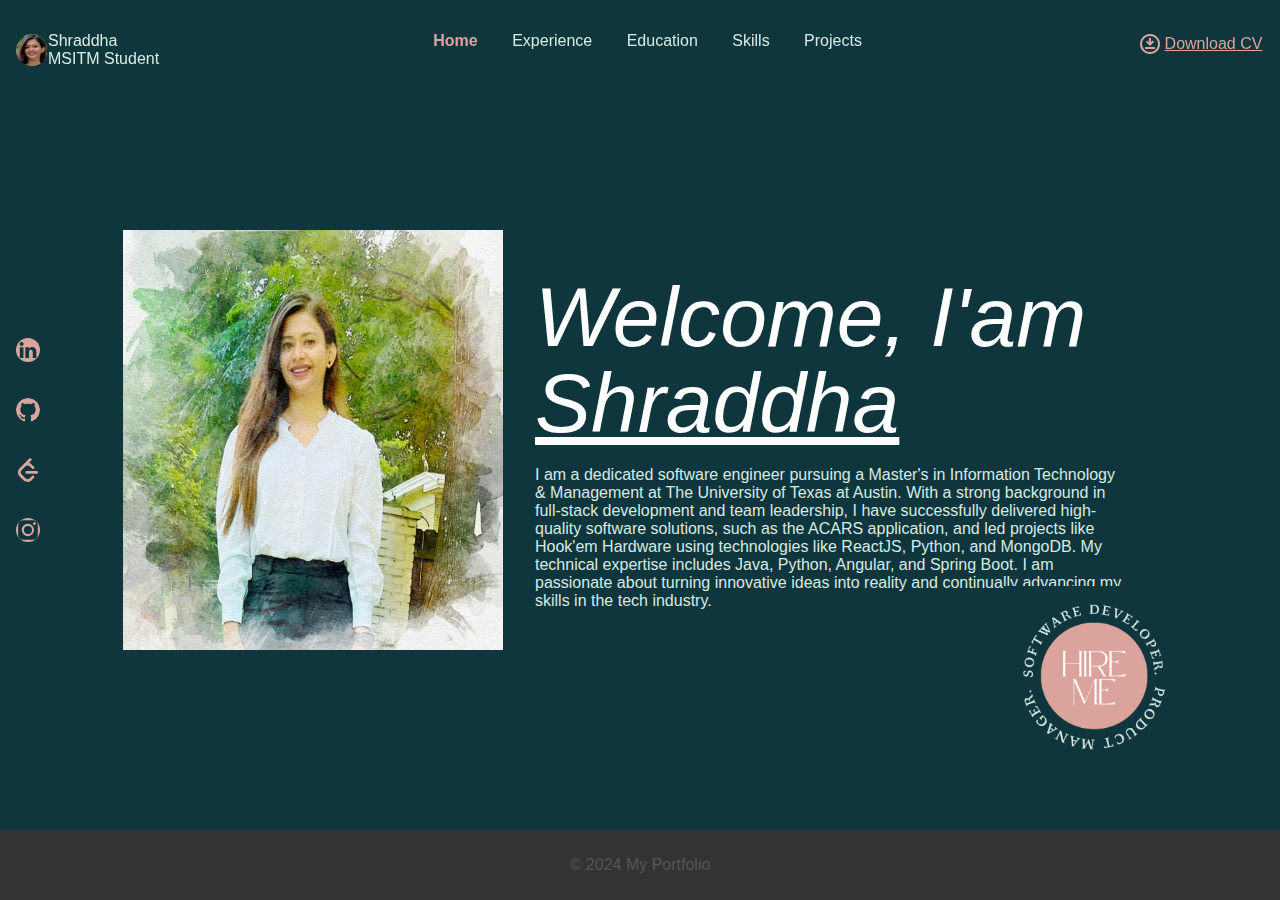
<file: index.html>
<!DOCTYPE html>
<html lang="en">
  <head>
    <meta charset="UTF-8" />
    <meta name="viewport" content="width=device-width, initial-scale=1.0" />
    <meta
      name="description"
      content="Explore Shraddha's portfolio: A passionate software engineer and MSITM student at UT Austin, specializing in full-stack development, innovative solutions, and team leadership."
    />
    <title>My Portfolio</title>
    <link rel="stylesheet" href="stylesheet.css" />
  </head>
  <body>
    <header>
      <div class="header-name-div">
        <img src="./assests/images/profile_pic_icon.jpeg" class="icon" />
        <span>Shraddha <br />MSITM Student</span>
      </div>
      <nav>
        <ul>
          <li><a href="index.html" id="home-id">Home</a></li>
          <li><a href="experience.html" id="experience-id">Experience</a></li>
          <li><a href="education.html" id="education-id">Education</a></li>
          <li><a href="skills.html" id="skills-id">Skills</a></li>
          <li><a href="projects.html" id="projects-id">Projects</a></li>
        </ul>
      </nav>

      <div class="header-cv-div">
        <a class="resume-button" id="openPdfButton">
          <img src="./assests/icons/download_icon.svg" /> Download CV
        </a>
      </div>
    </header>

    <div id="home" class="section">
      <div class="leftmost-container">
        <a
          href="https://www.linkedin.com/in/beshraddha/"
          title="LinkedIn"
          target="_blank"
        >
          <img src="./assests/icons/linkedin-icon.svg" class="icon" />
        </a>
        <a href="https://github.com/shraddha014" title="Github" target="_blank">
          <img src="./assests/icons/github-icon.svg" class="icon" />
        </a>
        <a
          href="https://leetcode.com/u/shraddha014/"
          title="Leetcode"
          target="_blank"
        >
          <img src="./assests/icons/leetcode-icon.svg" class="icon" />
        </a>
        <a
          href="https://www.instagram.com/beshraddha"
          title="Instagram"
          target="_blank"
        >
          <img src="./assests/icons/insta-icon.svg" class="icon" />
        </a>
      </div>
      <div>
        <img id="profile-photo" src="./assests/images/sketch_profile_pic.jpg" />
      </div>
      <div class="home-content">
        <div class="left">
          <span class="name">Welcome, I'am <br /><u>Shraddha</u></span>
          <span
            >I am a dedicated software engineer pursuing a Master's in
            Information Technology & Management at The University of Texas at
            Austin. With a strong background in full-stack development and team
            leadership, I have successfully delivered high-quality software
            solutions, such as the ACARS application, and led projects like
            Hook'em Hardware using technologies like ReactJS, Python, and
            MongoDB. My technical expertise includes Java, Python, Angular, and
            Spring Boot. I am passionate about turning innovative ideas into
            reality and continually advancing my skills in the tech
            industry.</span
          >
        </div>
      </div>
      <div class="button-logo-container">
        <a href="mailto:ms.shraddha14@example.com">
          <img
            src="./assests/icons/hire-logo.png"
            alt="hire logo"
            class="logo"
          />
        </a>
      </div>
    </div>
    <footer>
      <p>&copy; 2024 My Portfolio</p>
    </footer>
    <script src="script.js"></script>
    <script src="navHighlight.js"></script>
  </body>
</html>
</file>
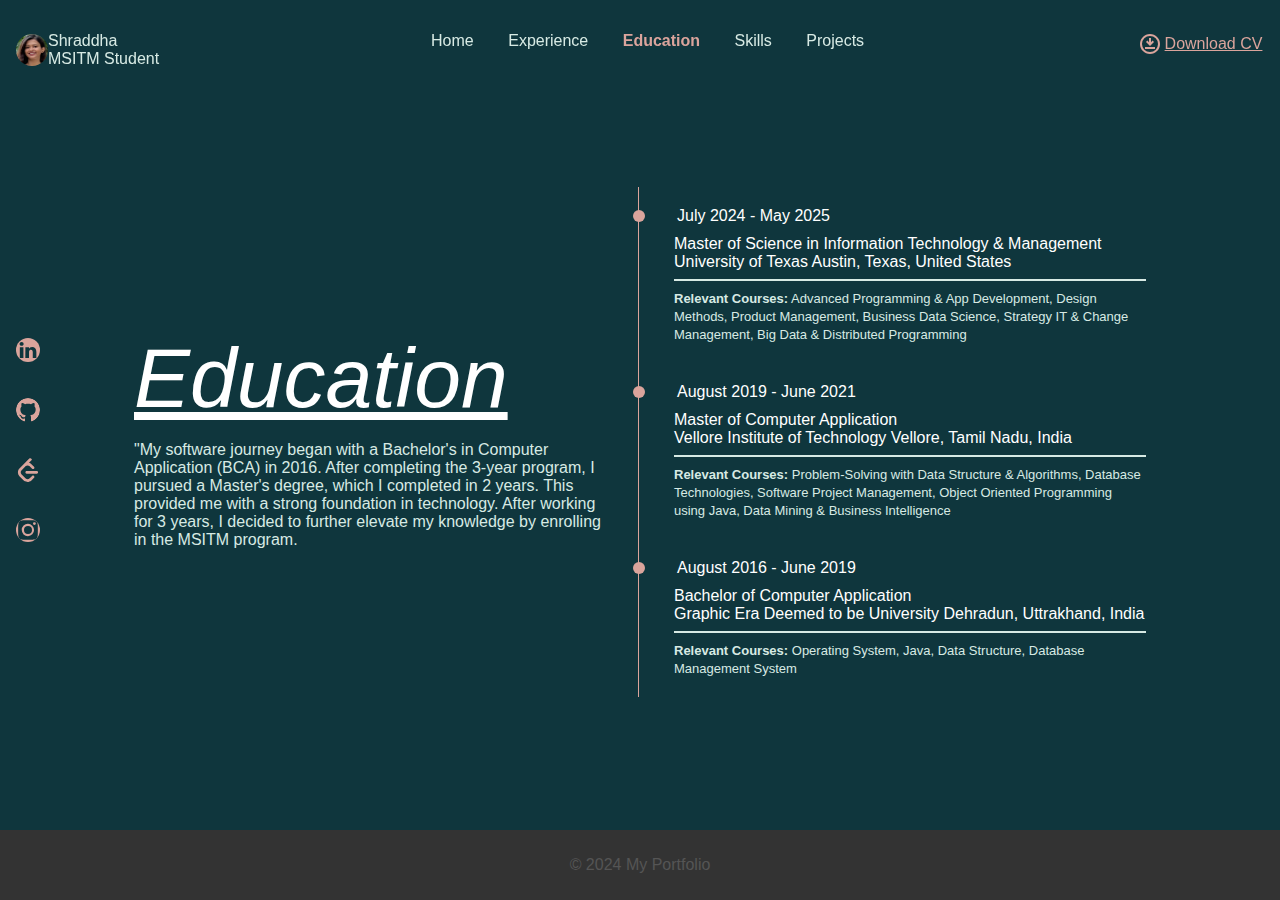
<file: education.html>
<!DOCTYPE html>
<html lang="en">
  <head>
    <meta charset="UTF-8" />
    <meta name="viewport" content="width=device-width, initial-scale=1.0" />
    <meta
      name="description"
      content="Explore Shraddha's portfolio: A passionate software engineer and MSITM student at UT Austin, specializing in full-stack development, innovative solutions, and team leadership."
    />
    <title>My Portfolio</title>
    <link rel="stylesheet" href="stylesheet.css" />
    <link rel="stylesheet" href="education.css" />
  </head>
  <body>
    <header>
      <div class="header-name-div">
        <img src="./assests/images/profile_pic_icon.jpeg" class="icon" />
        <span>Shraddha <br />MSITM Student</span>
      </div>
      <nav>
        <ul>
          <li><a href="index.html" id="home-id">Home</a></li>
          <li><a href="experience.html" id="experience-id">Experience</a></li>
          <li><a href="education.html" id="education-id">Education</a></li>
          <li><a href="skills.html" id="skills-id">Skills</a></li>
          <li><a href="projects.html" id="projects-id">Projects</a></li>
        </ul>
      </nav>

      <div class="header-cv-div">
        <a class="resume-button" id="openPdfButton">
          <img src="./assests/icons/download_icon.svg" /> Download CV
        </a>
      </div>
    </header>
    <div id="education" class="section">
      <div class="leftmost-container">
        <a
          href="https://www.linkedin.com/in/beshraddha/"
          title="LinkedIn"
          target="_blank"
        >
          <img src="./assests/icons/linkedin-icon.svg" class="icon" />
        </a>
        <a href="https://github.com/shraddha014" title="Github" target="_blank">
          <img src="./assests/icons/github-icon.svg" class="icon" />
        </a>
        <a
          href="https://leetcode.com/u/shraddha014/"
          title="Leetcode"
          target="_blank"
        >
          <img src="./assests/icons/leetcode-icon.svg" class="icon" />
        </a>
        <a
          href="https://www.instagram.com/beshraddha"
          title="Instagram"
          target="_blank"
        >
          <img src="./assests/icons/insta-icon.svg" class="icon" />
        </a>
      </div>
      <div style="width: 40%" class="home-content">
        <div class="left">
          <span class="name"><u>Education</u></span>
          <span
            >"My software journey began with a Bachelor's in Computer
            Application (BCA) in 2016. After completing the 3-year program, I
            pursued a Master's degree, which I completed in 2 years. This
            provided me with a strong foundation in technology. After working
            for 3 years, I decided to further elevate my knowledge by enrolling
            in the MSITM program.</span
          >
        </div>
      </div>
      <div class="education-content">
        <div class="parent-section">
          <div class="first-section">
            <div class="circle"></div>
            <span>July 2024 - May 2025</span>
          </div>
          <div class="second-section">
            <span>Master of Science in Information Technology & Management</span
            ><br />
            <span>University of Texas</span>
            <span>Austin, Texas, United States</span>
            <hr style="border: 1px solid #d7eae4" />
            <span class="content"
              ><b>Relevant Courses:</b> Advanced Programming & App Development,
              Design Methods, Product Management, Business Data Science,
              Strategy IT & Change Management, Big Data & Distributed
              Programming</span
            >
          </div>
        </div>
        <div class="parent-section">
          <div class="first-section">
            <div class="circle"></div>
            <span>August 2019 - June 2021</span>
          </div>
          <div class="second-section">
            <span>Master of Computer Application</span><br />
            <span>Vellore Institute of Technology</span>
            <span>Vellore, Tamil Nadu, India</span>
            <hr style="border: 1px solid #d7eae4" />
            <span class="content"
              ><b>Relevant Courses:</b> Problem-Solving with Data Structure &
              Algorithms, Database Technologies, Software Project Management,
              Object Oriented Programming using Java, Data Mining & Business
              Intelligence</span
            >
          </div>
        </div>
        <div class="parent-section">
          <div class="first-section">
            <div class="circle"></div>
            <span>August 2016 - June 2019</span>
          </div>
          <div class="second-section">
            <span>Bachelor of Computer Application</span><br />
            <span>Graphic Era Deemed to be University</span>
            <span>Dehradun, Uttrakhand, India</span>
            <hr style="border: 1px solid #d7eae4" />
            <span class="content"
              ><b>Relevant Courses:</b> Operating System, Java, Data Structure,
              Database Management System</span
            >
          </div>
        </div>
      </div>
    </div>

    <footer>
      <p>&copy; 2024 My Portfolio</p>
    </footer>
    <script src="script.js"></script>
    <script src="navHighlight.js"></script>
  </body>
</html>
</file>
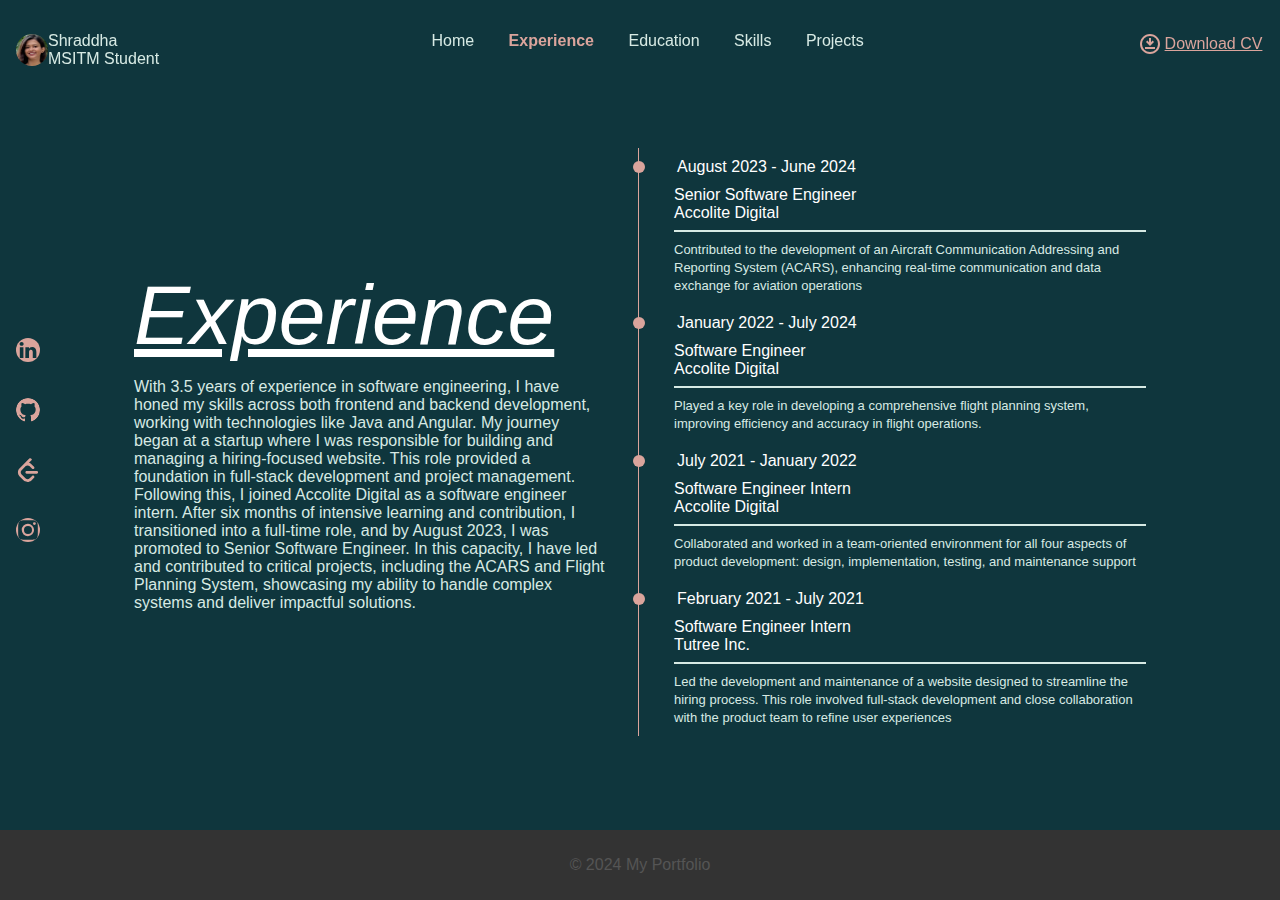
<file: experience.html>
<!DOCTYPE html>
<html lang="en">
  <head>
    <meta charset="UTF-8" />
    <meta name="viewport" content="width=device-width, initial-scale=1.0" />
    <meta
      name="description"
      content="Explore Shraddha's portfolio: A passionate software engineer and MSITM student at UT Austin, specializing in full-stack development, innovative solutions, and team leadership."
    />
    <title>My Portfolio</title>
    <link rel="stylesheet" href="stylesheet.css" />
    <link rel="stylesheet" href="experience.css" />
  </head>
  <body>
    <header>
      <div class="header-name-div">
        <img src="./assests/images/profile_pic_icon.jpeg" class="icon" />
        <span>Shraddha <br />MSITM Student</span>
      </div>
      <nav>
        <ul>
          <li><a href="index.html" id="home-id">Home</a></li>
          <li><a href="experience.html" id="experience-id">Experience</a></li>
          <li><a href="education.html" id="education-id">Education</a></li>
          <li><a href="skills.html" id="skills-id">Skills</a></li>
          <li><a href="projects.html" id="projects-id">Projects</a></li>
        </ul>
      </nav>

      <div class="header-cv-div">
        <a class="resume-button" id="openPdfButton">
          <img src="./assests/icons/download_icon.svg" /> Download CV
        </a>
      </div>
    </header>
    <div id="experience" class="section">
      <div class="leftmost-container">
        <a
          href="https://www.linkedin.com/in/beshraddha/"
          title="LinkedIn"
          target="_blank"
        >
          <img src="./assests/icons/linkedin-icon.svg" class="icon" />
        </a>
        <a href="https://github.com/shraddha014" title="Github" target="_blank">
          <img src="./assests/icons/github-icon.svg" class="icon" />
        </a>
        <a
          href="https://leetcode.com/u/shraddha014/"
          title="Leetcode"
          target="_blank"
        >
          <img src="./assests/icons/leetcode-icon.svg" class="icon" />
        </a>
        <a
          href="https://www.instagram.com/beshraddha"
          title="Instagram"
          target="_blank"
        >
          <img src="./assests/icons/insta-icon.svg" class="icon" />
        </a>
      </div>

      <div style="width: 40%" class="home-content">
        <div class="left">
          <span class="name"><u>Experience</u></span>
          <span
            >With 3.5 years of experience in software engineering, I have honed
            my skills across both frontend and backend development, working with
            technologies like Java and Angular. My journey began at a startup
            where I was responsible for building and managing a hiring-focused
            website. This role provided a foundation in full-stack development
            and project management. Following this, I joined Accolite Digital as
            a software engineer intern. After six months of intensive learning
            and contribution, I transitioned into a full-time role, and by
            August 2023, I was promoted to Senior Software Engineer. In this
            capacity, I have led and contributed to critical projects, including
            the ACARS and Flight Planning System, showcasing my ability to
            handle complex systems and deliver impactful solutions.</span
          >
        </div>
      </div>
      <div class="experience-content">
        <div class="parent-section">
          <div class="first-section">
            <div class="circle"></div>
            <span>August 2023 - June 2024</span>
          </div>
          <div class="second-section">
            <span>Senior Software Engineer</span><br />
            <span>Accolite Digital</span>
            <hr style="border: 1px solid #d7eae4" />
            <span class="content"
              >Contributed to the development of an Aircraft Communication
              Addressing and Reporting System (ACARS), enhancing real-time
              communication and data exchange for aviation operations</span
            >
          </div>
        </div>
        <div class="parent-section">
          <div class="first-section">
            <div class="circle"></div>
            <span>January 2022 - July 2024</span>
          </div>
          <div class="second-section">
            <span>Software Engineer</span><br />
            <span>Accolite Digital</span>
            <hr style="border: 1px solid #d7eae4" />
            <span class="content"
              >Played a key role in developing a comprehensive flight planning
              system, improving efficiency and accuracy in flight
              operations.</span
            >
          </div>
        </div>
        <div class="parent-section">
          <div class="first-section">
            <div class="circle"></div>
            <span>July 2021 - January 2022</span>
          </div>
          <div class="second-section">
            <span>Software Engineer Intern</span><br />
            <span>Accolite Digital</span>
            <hr style="border: 1px solid #d7eae4" />
            <span class="content"
              >Collaborated and worked in a team-oriented environment for all
              four aspects of product development: design, implementation,
              testing, and maintenance support</span
            >
          </div>
        </div>
        <div class="parent-section">
          <div class="first-section">
            <div class="circle"></div>
            <span>February 2021 - July 2021</span>
          </div>
          <div class="second-section">
            <span>Software Engineer Intern</span><br />
            <span>Tutree Inc.</span>
            <hr style="border: 1px solid #d7eae4" />
            <span class="content"
              >Led the development and maintenance of a website designed to
              streamline the hiring process. This role involved full-stack
              development and close collaboration with the product team to
              refine user experiences</span
            >
          </div>
        </div>
      </div>
    </div>

    <footer>
      <p>&copy; 2024 My Portfolio</p>
    </footer>
    <script src="script.js"></script>
    <script src="navHighlight.js"></script>
  </body>
</html>
</file>
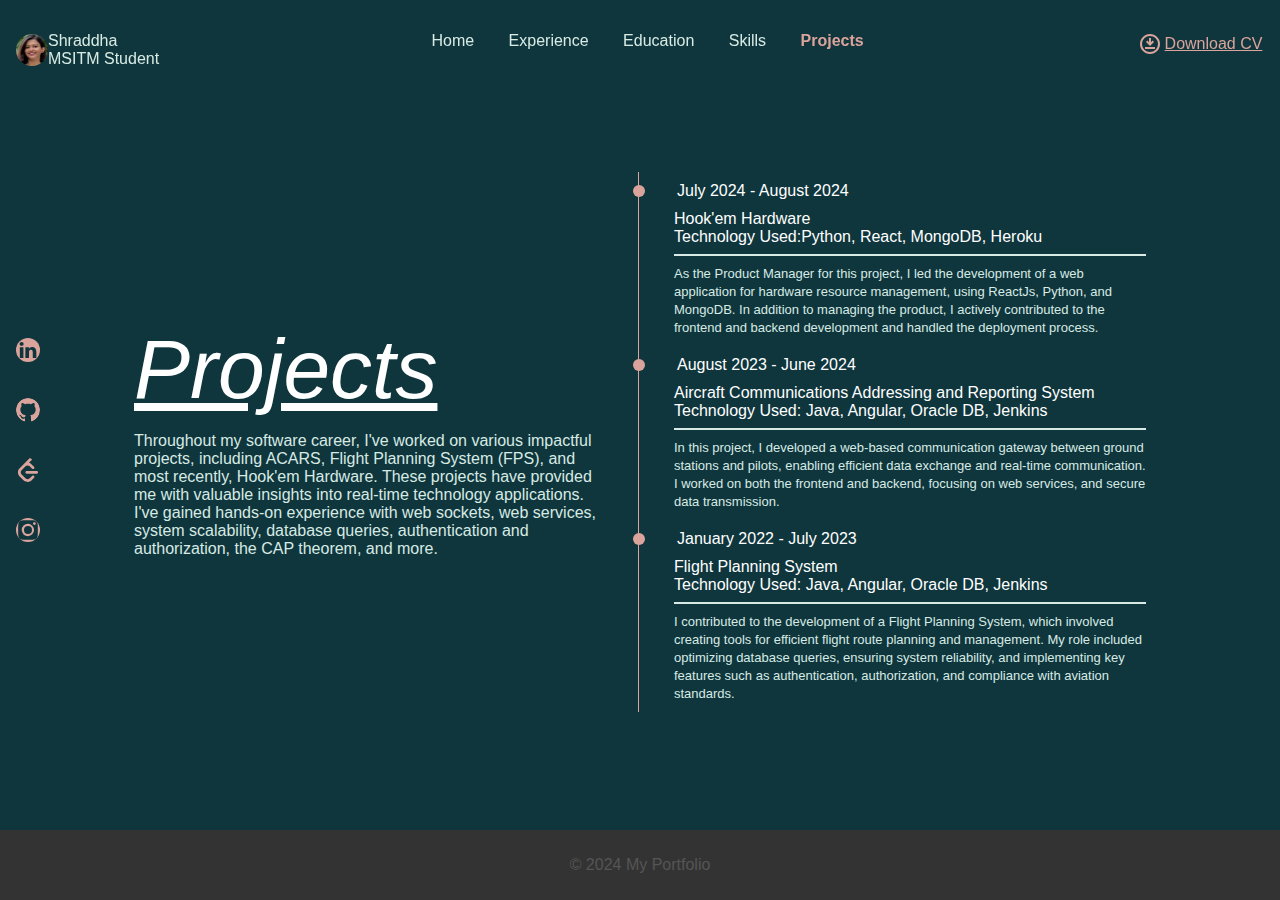
<file: projects.html>
<!DOCTYPE html>
<html lang="en">
  <head>
    <meta charset="UTF-8" />
    <meta name="viewport" content="width=device-width, initial-scale=1.0" />
    <meta
      name="description"
      content="Explore Shraddha's portfolio: A passionate software engineer and MSITM student at UT Austin, specializing in full-stack development, innovative solutions, and team leadership."
    />
    <title>My Portfolio</title>
    <link rel="stylesheet" href="stylesheet.css" />
    <link rel="stylesheet" href="projects.css" />
  </head>
  <body>
    <header>
      <div class="header-name-div">
        <img src="./assests/images/profile_pic_icon.jpeg" class="icon" />
        <span>Shraddha <br />MSITM Student</span>
      </div>
      <nav>
        <ul>
          <li><a href="index.html" id="home-id">Home</a></li>
          <li><a href="experience.html" id="experience-id">Experience</a></li>
          <li><a href="education.html" id="education-id">Education</a></li>
          <li><a href="skills.html" id="skills-id">Skills</a></li>
          <li><a href="projects.html" id="projects-id">Projects</a></li>
        </ul>
      </nav>

      <div class="header-cv-div">
        <a class="resume-button" id="openPdfButton">
          <img src="./assests/icons/download_icon.svg" /> Download CV
        </a>
      </div>
    </header>
    <div id="projects" class="section">
      <div class="leftmost-container">
        <a
          href="https://www.linkedin.com/in/beshraddha/"
          title="LinkedIn"
          target="_blank"
        >
          <img src="./assests/icons/linkedin-icon.svg" class="icon" />
        </a>
        <a href="https://github.com/shraddha014" title="Github" target="_blank">
          <img src="./assests/icons/github-icon.svg" class="icon" />
        </a>
        <a
          href="https://leetcode.com/u/shraddha014/"
          title="Leetcode"
          target="_blank"
        >
          <img src="./assests/icons/leetcode-icon.svg" class="icon" />
        </a>
        <a
          href="https://www.instagram.com/beshraddha"
          title="Instagram"
          target="_blank"
        >
          <img src="./assests/icons/insta-icon.svg" class="icon" />
        </a>
      </div>
      <div style="width: 40%" class="home-content">
        <div class="left">
          <span class="name"><u>Projects</u></span>
          <span
            >Throughout my software career, I've worked on various impactful
            projects, including ACARS, Flight Planning System (FPS), and most
            recently, Hook'em Hardware. These projects have provided me with
            valuable insights into real-time technology applications. I've
            gained hands-on experience with web sockets, web services, system
            scalability, database queries, authentication and authorization, the
            CAP theorem, and more.</span
          >
        </div>
      </div>
      <div class="project-content">
        <div class="parent-section">
          <div class="first-section">
            <div class="circle"></div>
            <span>July 2024 - August 2024</span>
          </div>
          <div class="second-section">
            <span>Hook'em Hardware</span><br />
            <span>Technology Used:Python, React, MongoDB, Heroku</span>
            <hr style="border: 1px solid #d7eae4" />
            <span class="content"
              >As the Product Manager for this project, I led the development of
              a web application for hardware resource management, using ReactJs,
              Python, and MongoDB. In addition to managing the product, I
              actively contributed to the frontend and backend development and
              handled the deployment process.</span
            >
          </div>
        </div>

        <div class="parent-section">
          <div class="first-section">
            <div class="circle"></div>
            <span>August 2023 - June 2024</span>
          </div>
          <div class="second-section">
            <span>Aircraft Communications Addressing and Reporting System</span
            ><br />
            <span>Technology Used: Java, Angular, Oracle DB, Jenkins</span>
            <hr style="border: 1px solid #d7eae4" />
            <span class="content"
              >In this project, I developed a web-based communication gateway
              between ground stations and pilots, enabling efficient data
              exchange and real-time communication. I worked on both the
              frontend and backend, focusing on web services, and secure data
              transmission.</span
            >
          </div>
        </div>
        <div class="parent-section">
          <div class="first-section">
            <div class="circle"></div>
            <span>January 2022 - July 2023</span>
          </div>
          <div class="second-section">
            <span>Flight Planning System</span><br />
            <span>Technology Used: Java, Angular, Oracle DB, Jenkins</span>
            <hr style="border: 1px solid #d7eae4" />
            <span class="content"
              >I contributed to the development of a Flight Planning System,
              which involved creating tools for efficient flight route planning
              and management. My role included optimizing database queries,
              ensuring system reliability, and implementing key features such as
              authentication, authorization, and compliance with aviation
              standards.</span
            >
          </div>
        </div>
      </div>
    </div>

    <footer>
      <p>&copy; 2024 My Portfolio</p>
    </footer>
    <script src="script.js"></script>
    <script src="navHighlight.js"></script>
  </body>
</html>
</file>
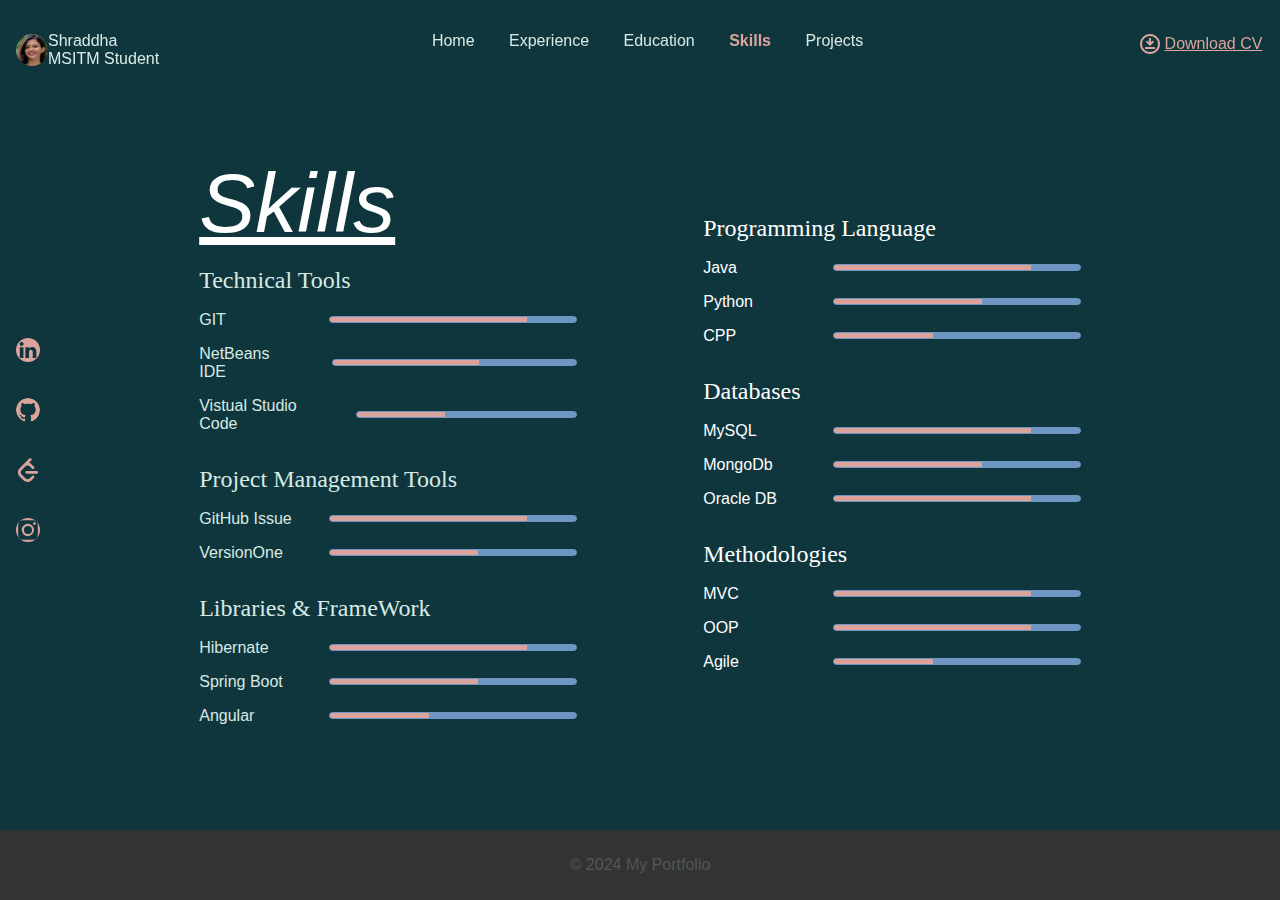
<file: skills.html>
<!DOCTYPE html>
<html lang="en">
  <head>
    <meta charset="UTF-8" />
    <meta name="viewport" content="width=device-width, initial-scale=1.0" />
    <meta
      name="description"
      content="Explore Shraddha's portfolio: A passionate software engineer and MSITM student at UT Austin, specializing in full-stack development, innovative solutions, and team leadership."
    />
    <title>My Portfolio</title>
    <link rel="stylesheet" href="stylesheet.css" />
    <link rel="stylesheet" href="skills.css" />
  </head>
  <body>
    <header>
      <div class="header-name-div">
        <img src="./assests/images/profile_pic_icon.jpeg" class="icon" />
        <span>Shraddha <br />MSITM Student</span>
      </div>
      <nav>
        <ul>
          <li><a href="index.html" id="home-id">Home</a></li>
          <li><a href="experience.html" id="experience-id">Experience</a></li>
          <li><a href="education.html" id="education-id">Education</a></li>
          <li><a href="skills.html" id="skills-id">Skills</a></li>
          <li><a href="projects.html" id="projects-id">Projects</a></li>
        </ul>
      </nav>

      <div class="header-cv-div">
        <a class="resume-button" id="openPdfButton">
          <img src="./assests/icons/download_icon.svg" /> Download CV
        </a>
      </div>
    </header>
    <div id="skills" class="section">
      <div class="leftmost-container">
        <a
          href="https://www.linkedin.com/in/beshraddha/"
          title="LinkedIn"
          target="_blank"
        >
          <img src="./assests/icons/linkedin-icon.svg" class="icon" />
        </a>
        <a href="https://github.com/shraddha014" title="Github" target="_blank">
          <img src="./assests/icons/github-icon.svg" class="icon" />
        </a>
        <a
          href="https://leetcode.com/u/shraddha014/"
          title="Leetcode"
          target="_blank"
        >
          <img src="./assests/icons/leetcode-icon.svg" class="icon" />
        </a>
        <a
          href="https://www.instagram.com/beshraddha"
          title="Instagram"
          target="_blank"
        >
          <img src="./assests/icons/insta-icon.svg" class="icon" />
        </a>
      </div>
      <div style="width: 40%" class="home-content">
        <div class="left">
          <span class="name"><u>Skills</u></span>
          <div class="left-section">
            <div class="parent-section left-parent-section">
              <div class="title">Technical Tools</div>
              <div class="skill-content">
                <div>GIT</div>
                <div class="initial-scale">
                  <div class="obtained-scale java"></div>
                </div>
              </div>
              <div class="skill-content">
                <div>NetBeans IDE</div>
                <div class="initial-scale">
                  <div class="obtained-scale python"></div>
                </div>
              </div>
              <div class="skill-content">
                <div>Vistual Studio Code</div>
                <div class="initial-scale">
                  <div class="obtained-scale cpp"></div>
                </div>
              </div>
            </div>
            <div class="parent-section left-parent-section">
              <div class="title">Project Management Tools</div>
              <div class="skill-content">
                <div>GitHub Issue</div>
                <div class="initial-scale">
                  <div class="obtained-scale java"></div>
                </div>
              </div>
              <div class="skill-content">
                <div>VersionOne</div>
                <div class="initial-scale">
                  <div class="obtained-scale python"></div>
                </div>
              </div>
            </div>
            <div class="parent-section left-parent-section">
              <div class="title">Libraries & FrameWork</div>
              <div class="skill-content">
                <div>Hibernate</div>
                <div class="initial-scale">
                  <div class="obtained-scale java"></div>
                </div>
              </div>
              <div class="skill-content">
                <div>Spring Boot</div>
                <div class="initial-scale">
                  <div class="obtained-scale python"></div>
                </div>
              </div>
              <div class="skill-content">
                <div>Angular</div>
                <div class="initial-scale">
                  <div class="obtained-scale cpp"></div>
                </div>
              </div>
            </div>
          </div>
        </div>
      </div>
      <div class="skills-content">
        <div class="parent-section">
          <div class="title">Programming Language</div>
          <div class="skill-content">
            <div>Java</div>
            <div class="initial-scale">
              <div class="obtained-scale java"></div>
            </div>
          </div>
          <div class="skill-content">
            <div>Python</div>
            <div class="initial-scale">
              <div class="obtained-scale python"></div>
            </div>
          </div>
          <div class="skill-content">
            <div>CPP</div>
            <div class="initial-scale">
              <div class="obtained-scale cpp"></div>
            </div>
          </div>
        </div>
        <div class="parent-section">
          <div class="title">Databases</div>
          <div class="skill-content">
            <div>MySQL</div>
            <div class="initial-scale">
              <div class="obtained-scale java"></div>
            </div>
          </div>
          <div class="skill-content">
            <div>MongoDb</div>
            <div class="initial-scale">
              <div class="obtained-scale python"></div>
            </div>
          </div>
          <div class="skill-content">
            <div>Oracle DB</div>
            <div class="initial-scale">
              <div class="obtained-scale java"></div>
            </div>
          </div>
        </div>

        <div class="parent-section">
          <div class="title">Methodologies</div>
          <div class="skill-content">
            <div>MVC</div>
            <div class="initial-scale">
              <div class="obtained-scale java"></div>
            </div>
          </div>
          <div class="skill-content">
            <div>OOP</div>
            <div class="initial-scale">
              <div class="obtained-scale java"></div>
            </div>
          </div>
          <div class="skill-content">
            <div>Agile</div>
            <div class="initial-scale">
              <div class="obtained-scale cpp"></div>
            </div>
          </div>
        </div>
      </div>
    </div>

    <footer>
      <p>&copy; 2024 My Portfolio</p>
    </footer>
    <script src="script.js"></script>
    <script src="navHighlight.js"></script>
  </body>
</html>
</file>
<file: stylesheet.css>
.icon {
    height: 24px;
    width: 24px;
    border-radius: 50%;
}
#profile-photo {
    width: 380px;
    height: 420px;
}

body {
    font-family: Arial, sans-serif;
    margin: 0;
    padding: 0;
    background-color: #0F363D;
}

header {
    color: #D7EAE4;
    text-align: center;
    padding: 2rem 0;
    position: fixed;
    width: 100%;
    top: 0;
    display: flex;
    justify-content: space-between;
    .header-name-div {
        margin-left: 1rem;
        display: flex;
        align-items: center;
        span {
            text-align: start;
        }
        img{
            height: 32px;
            width: 32px;
        }
    }
    .header-cv-div {
        margin-right: 1rem;
    }
}

nav ul {
    list-style-type: none;
    margin: 0;
    padding: 0;
}

nav ul li {
    display: inline;
    margin: 0 15px;
}

nav ul li a {
    color: #D7EAE4;
    text-decoration: none;
}

nav ul li a:hover {
    color: #DAA49C;
}

.section {
    padding: 50px;
}

h1, h2 {
    text-align: center;
}

p {
    text-align: center;
    color: #555;
}

#home, #experience, #education, #projects, #skills {
    color: white;
    height: 80vh;
    display: flex;
    align-items: center;
    justify-content: center;
    gap: 2rem;
    margin-top: 2rem;
}
.home-content {
    display: flex;
    flex-direction: column;
    color: #D7EAE4;
    gap: 2rem;
    width: 50%;
    .left {
        display: flex;
        flex-direction: column;
        align-items: flex-start;
        .name{
            color: white;
            text-align: start;
            font-family: Sans-serif;
            font-size: 84px;
            font-weight: 200;
            text-transform: capitalize;
            font-style: italic;
            line-height: 86px;
            margin-block-end: 20px;
        }
    }
}

#home h1 {
    margin: 0;
    font-size: 2.5em;
}

footer {
    background-color: #333;
    color: #fff;
    text-align: center;
    padding: 10px 0;
    position: fixed;
    width: 100%;
    bottom: 0;
}

.container {
    max-width: 1200px;
    margin: 0 auto;
    padding: 20px;
}

.leftmost-container{
    display: flex;
    flex-direction: column;
    gap: 2rem;
    position: fixed;
    left: 0;
    padding-left: 1rem;
}

.resume-button {
    width: 8rem;
    color: #DAA49C;
    text-decoration: underline;
    display: flex;
    justify-content: space-around;
    align-items: center;
    cursor: pointer;
}
.button-logo-container {
    overflow: auto;
    padding-top: 18rem;
    .logo {
        position: absolute;
        width: 180px;
        height: 180px;
        float: right;
        right: 6rem;
        
    }
    .logo:hover {
        animation: rotation 25s infinite linear;
    }
}
@keyframes rotation {
    from {
      transform: rotate(0deg);
    }
    to {
      transform: rotate(360deg);
    }
  }

  .active {
    font-weight: bold;
    color: #DAA49C;
  }
</file>
<file: education.css>
.education-content {
    align-content: center;
    align-items: center;
    border-style: solid;
    border-width: 0px 0px 0px 1px;
    border-color: #DAA49C;
    padding: 0 0px 0px 35px;
    width: 40%;
    .parent-section {
        padding: 20px 0;
        .first-section {
            display: flex;
            align-items: center;
            gap: 2rem;
            margin-left: -41px;
            margin-bottom: 10px;
            .circle {
                width: 12px;
                height: 12px;
                border-radius: 50%;
                background-color: #DAA49C;
            }
            
        }
        .second-section {
            .content {
                font-size: 13px;
                color: #D7EAE4;
            }
        }
    }
    
}
</file>
<file: experience.css>
.experience-content {
    align-content: center;
    align-items: center;
    border-style: solid;
    border-width: 0px 0px 0px 1px;
    border-color: #DAA49C;
    padding: 0 0px 0px 35px;
    width: 40%;
    .parent-section {
        padding: 10px 0;
        .first-section {
            display: flex;
            align-items: center;
            gap: 2rem;
            margin-left: -41px;
            margin-bottom: 10px;
            .circle {
                width: 12px;
                height: 12px;
                border-radius: 50%;
                background-color: #DAA49C;
            }
            
        }
        .second-section {
            .content {
                font-size: 13px;
                color: #D7EAE4;
            }
        }
    }
    
}
</file>
<file: projects.css>
.project-content {
    align-content: center;
    align-items: center;
    border-style: solid;
    border-width: 0px 0px 0px 1px;
    border-color: #DAA49C;
    padding: 0 0px 0px 35px;
    width: 40%;
    .parent-section {
        padding: 10px 0;
        .first-section {
            display: flex;
            align-items: center;
            gap: 2rem;
            margin-left: -41px;
            margin-bottom: 10px;
            .circle {
                width: 12px;
                height: 12px;
                border-radius: 50%;
                background-color: #DAA49C;
            }
            
        }
        .second-section {
            .content {
                font-size: 13px;
                color: #D7EAE4;
            }
        }
    }
    
}
</file>
<file: skills.css>
.skills-content {
    display: flex;
    width: 32%;
    flex-direction: column;
    gap: 2rem;
    
}

.parent-section {
    display: flex;
    flex-direction: column;
    gap: 1rem;
    .title {
        line-height: 29px;
        font-family: Inter;
        font-size: 24px;
        font-weight: 200;
        text-transform: capitalize;
    }
    .skill-content {
        display: flex;
        gap: 2rem;
        align-items: center;
        justify-content: space-between;
        .initial-scale {
            width: 65%;
            border: 1px solid #6E96C2;
            flex-grow: 0;
            background-color: #6E96C2;
            border-radius: 50px;
            overflow: hidden;
            height: 5px;
            .obtained-scale {
                position: relative;
                height: 100%;
                background-color: #DAA49C;
                
            }
            .java {
                width: 80%;
            }
            .python{
                width: 60%;
            }
            .cpp{
                width: 40%;
            }
        }
    }
    
}
.left-section {
    width: 100%;
    display: flex;
    flex-direction: column;
    gap: 2rem;
    .left-parent-section {
        width: 80%;
    }
}
</file>
